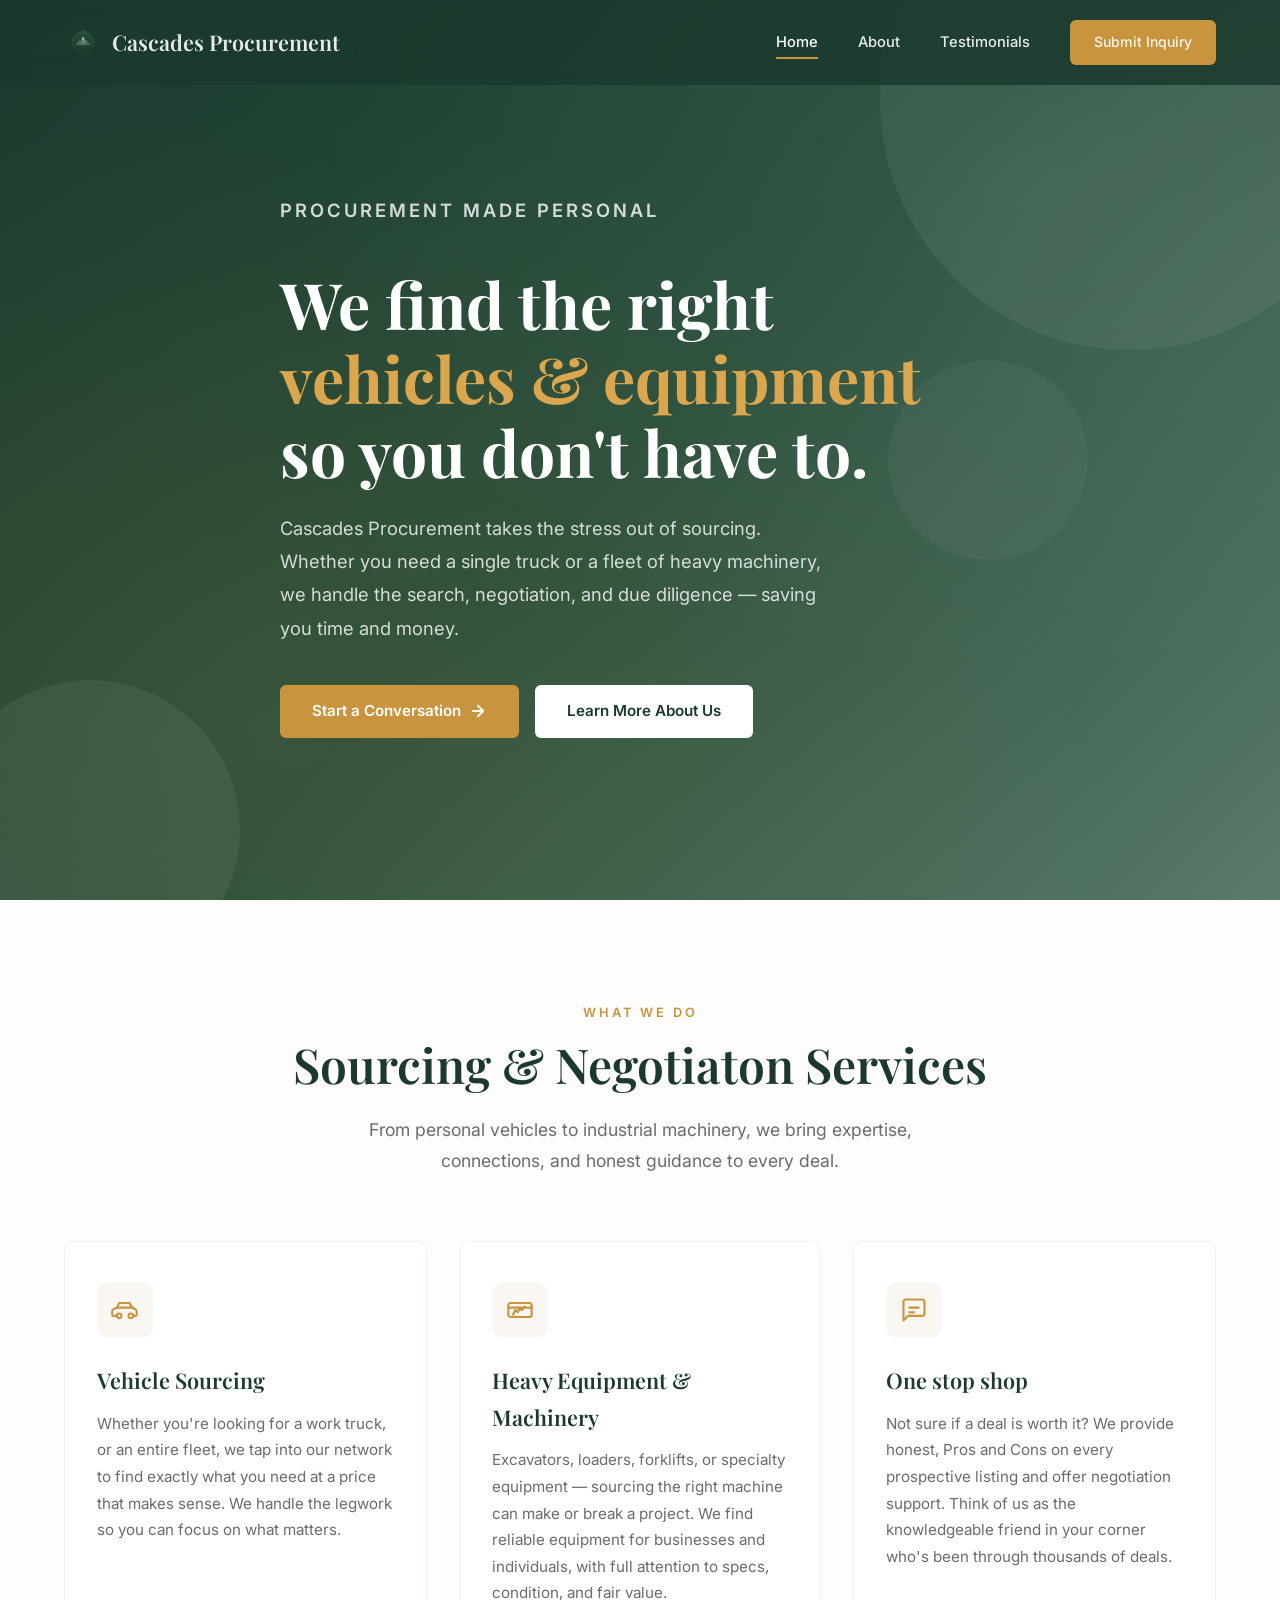
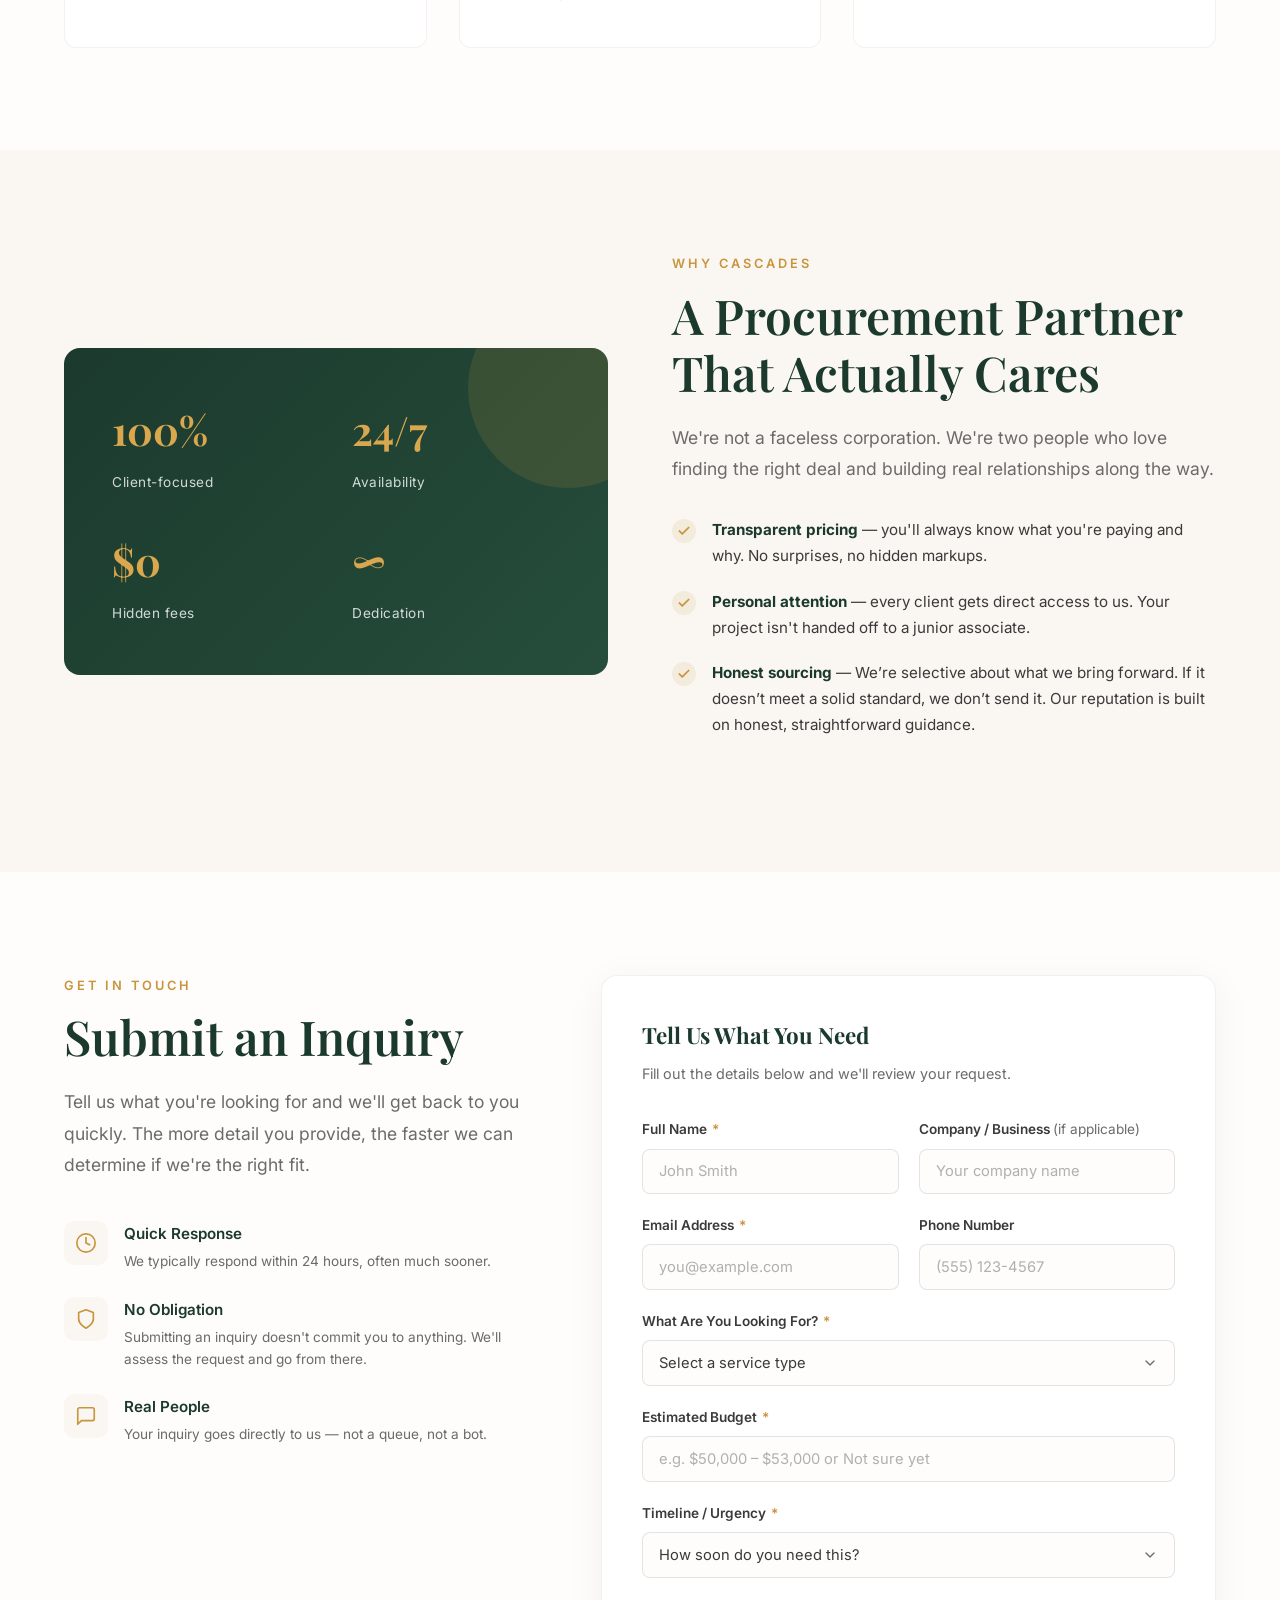
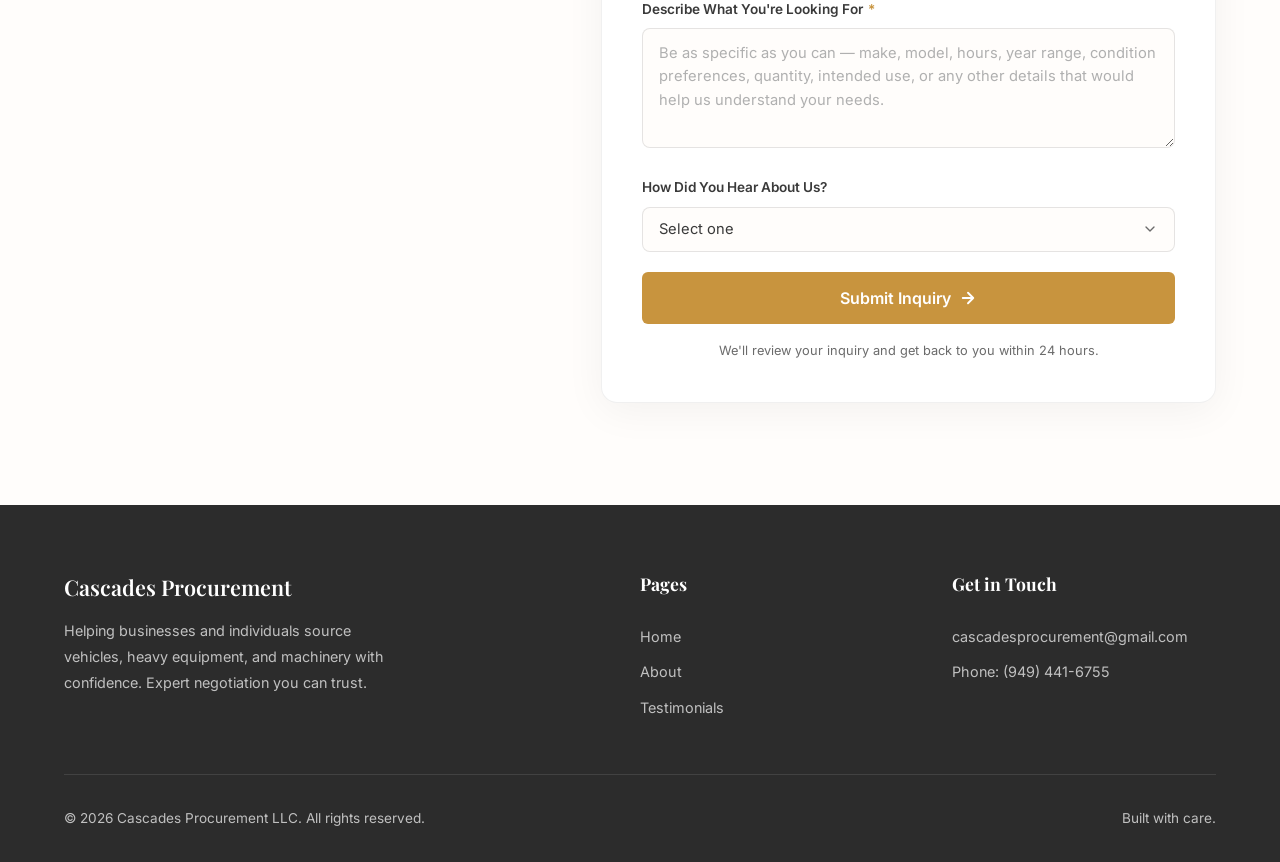
<file: index.html>
<!DOCTYPE html>
<html lang="en">
<head>
  <meta charset="UTF-8">
  <meta name="viewport" content="width=device-width, initial-scale=1.0">
  <title>Cascades Procurement — Vehicle &amp; Equipment Sourcing</title>
  <meta name="description" content="Cascades Procurement helps businesses and individuals source vehicles, heavy equipment, and machinery at the best value. Expert negotiation services.">
  <link rel="stylesheet" href="styles.css">
  <link rel="icon" type="image/svg+xml" href="logo-icon.svg">
</head>
<body>

  <!-- ========== NAVIGATION ========== -->
  <nav class="navbar" id="navbar">
    <div class="container nav-inner">
      <a href="index.html" class="nav-logo">
        <img class="nav-logo-icon" src="logo-icon.svg" alt="Cascades Procurement logo">
        <span class="nav-logo-text">Cascades Procurement</span>
      </a>
      <div class="nav-links" id="navLinks">
        <a href="index.html" class="active">Home</a>
        <a href="about.html">About</a>
        <a href="testimonials.html">Testimonials</a>
        <a href="#contact" class="btn btn-primary nav-cta">Submit Inquiry</a>
      </div>
      <button class="nav-toggle" id="navToggle" aria-label="Toggle navigation">
        <span></span><span></span><span></span>
      </button>
    </div>
  </nav>

  <!-- ========== HERO ========== -->
  <section class="hero">
    <div class="hero-shape hero-shape-1"></div>
    <div class="hero-shape hero-shape-2"></div>
    <div class="hero-shape hero-shape-3"></div>
    <div class="container hero-content">
      <p class="hero-label fade-up">Procurement Made Personal</p>
      <h1 class="fade-up">We find the right <em>vehicles &amp; equipment</em> so you don't have to.</h1>
      <p class="fade-up">Cascades Procurement takes the stress out of sourcing. Whether you need a single truck or a fleet of heavy machinery, we handle the search, negotiation, and due&nbsp;diligence&nbsp;&mdash;&nbsp;saving you time and money.</p>
      <div class="hero-buttons fade-up">
        <a href="#contact" class="btn btn-primary">
          Start a Conversation
          <svg width="18" height="18" viewBox="0 0 24 24" fill="none" stroke="currentColor" stroke-width="2.5" stroke-linecap="round" stroke-linejoin="round"><path d="M5 12h14M12 5l7 7-7 7"/></svg>
        </a>
        <a href="about.html" class="btn btn-white">Learn More About Us</a>
      </div>
    </div>
  </section>

  <!-- ========== SERVICES ========== -->
  <section class="services" id="services">
    <div class="container">
      <div class="services-header">
        <p class="section-label fade-up">What We Do</p>
        <h2 class="section-heading fade-up">Sourcing &amp; Negotiaton Services</h2>
        <p class="section-sub fade-up">From personal vehicles to industrial machinery, we bring expertise, connections, and honest guidance to every deal.</p>
      </div>
      <div class="services-grid stagger">

        <!-- Card 1 -->
        <div class="service-card fade-up">
          <div class="service-icon">
            <svg viewBox="0 0 24 24" fill="none" stroke="currentColor" stroke-width="1.8" stroke-linecap="round" stroke-linejoin="round">
              <path d="M19 17h2c.6 0 1-.4 1-1v-3c0-.9-.7-1.7-1.5-1.9L18 10l-2-4H7L5 10l-2.5 1.1C1.7 11.3 1 12.1 1 13v3c0 .6.4 1 1 1h2"/>
              <circle cx="7" cy="17" r="2"/><circle cx="17" cy="17" r="2"/>
              <path d="M5 10h14"/>
            </svg>
          </div>
          <h3>Vehicle Sourcing</h3>
          <p>Whether you're looking for a work truck, or an entire fleet, we tap into our network to find exactly what you need at a price that makes sense. We handle the legwork so you can focus on what matters.</p>
        </div>

        <!-- Card 2 -->
        <div class="service-card fade-up">
          <div class="service-icon">
            <svg viewBox="0 0 24 24" fill="none" stroke="currentColor" stroke-width="1.8" stroke-linecap="round" stroke-linejoin="round">
              <rect x="2" y="6" width="20" height="12" rx="2"/>
              <path d="M12 12h.01"/>
              <path d="M2 10h20"/>
              <path d="M6 16l2-4 2 2 2-4 2 2 2-3"/>
            </svg>
          </div>
          <h3>Heavy Equipment &amp; Machinery</h3>
          <p>Excavators, loaders, forklifts, or specialty equipment &mdash; sourcing the right machine can make or break a project. We find reliable equipment for businesses and individuals, with full attention to specs, condition, and fair value.</p>
        </div>

        <!-- Card 3 -->
        <div class="service-card fade-up">
          <div class="service-icon">
            <svg viewBox="0 0 24 24" fill="none" stroke="currentColor" stroke-width="1.8" stroke-linecap="round" stroke-linejoin="round">
              <path d="M21 15a2 2 0 01-2 2H7l-4 4V5a2 2 0 012-2h14a2 2 0 012 2z"/>
              <path d="M8 10h8M8 14h4"/>
            </svg>
          </div>
          <h3>One stop shop</h3>
          <p>Not sure if a deal is worth it? We provide honest, Pros and Cons on every prospective listing and offer negotiation support. Think of us as the knowledgeable friend in your corner who's been through thousands of deals.</p>
        </div>

      </div>
    </div>
  </section>

  <!-- ========== WHY US ========== -->
  <section class="value">
    <div class="container value-grid">
      <div class="value-visual fade-up">
        <div class="value-visual-box">
          <div class="stat-grid">
            <div class="stat">
              <h4>100%</h4>
              <span>Client-focused</span>
            </div>
            <div class="stat">
              <h4>24/7</h4>
              <span>Availability</span>
            </div>
            <div class="stat">
              <h4>$0</h4>
              <span>Hidden fees</span>
            </div>
            <div class="stat">
              <h4>&infin;</h4>
              <span>Dedication</span>
            </div>
          </div>
        </div>
      </div>
      <div class="value-content fade-up">
        <p class="section-label">Why Cascades</p>
        <h2 class="section-heading">A Procurement Partner That Actually Cares</h2>
        <p class="section-sub">We're not a faceless corporation. We're two people who love finding the right deal and building real relationships along the way.</p>
        <div class="value-list">
          <div class="value-item">
            <div class="value-check">
              <svg viewBox="0 0 24 24" fill="none" stroke="currentColor" stroke-width="3" stroke-linecap="round" stroke-linejoin="round"><polyline points="20 6 9 17 4 12"/></svg>
            </div>
            <p><strong>Transparent pricing</strong> &mdash; you'll always know what you're paying and why. No surprises, no hidden markups.</p>
          </div>
          <div class="value-item">
            <div class="value-check">
              <svg viewBox="0 0 24 24" fill="none" stroke="currentColor" stroke-width="3" stroke-linecap="round" stroke-linejoin="round"><polyline points="20 6 9 17 4 12"/></svg>
            </div>
            <p><strong>Personal attention</strong> &mdash; every client gets direct access to us. Your project isn't handed off to a junior associate.</p>
          </div>
          <div class="value-item">
            <div class="value-check">
              <svg viewBox="0 0 24 24" fill="none" stroke="currentColor" stroke-width="3" stroke-linecap="round" stroke-linejoin="round"><polyline points="20 6 9 17 4 12"/></svg>
            </div>
            <p><strong>Honest sourcing</strong> &mdash; We’re selective about what we bring forward. If it doesn’t meet a solid standard, we don’t send it. Our reputation is built on honest, straightforward guidance.</p>
          </div>
        </div>
      </div>
    </div>
  </section>

  <!-- ========== INQUIRY FORM ========== -->
  <section class="inquiry" id="contact">
    <div class="container">
      <div class="inquiry-wrapper">

        <!-- Left: Info -->
        <div class="inquiry-info fade-up">
          <p class="section-label">Get in Touch</p>
          <h2 class="section-heading">Submit an Inquiry</h2>
          <p class="section-sub">Tell us what you're looking for and we'll get back to you quickly. The more detail you provide, the faster we can determine if we're the right fit.</p>
          <div class="inquiry-perks">
            <div class="inquiry-perk">
              <div class="inquiry-perk-icon">
                <svg viewBox="0 0 24 24" fill="none" stroke="currentColor" stroke-width="1.8" stroke-linecap="round" stroke-linejoin="round"><circle cx="12" cy="12" r="10"/><polyline points="12 6 12 12 16 14"/></svg>
              </div>
              <div>
                <h4>Quick Response</h4>
                <p>We typically respond within 24 hours, often much sooner.</p>
              </div>
            </div>
            <div class="inquiry-perk">
              <div class="inquiry-perk-icon">
                <svg viewBox="0 0 24 24" fill="none" stroke="currentColor" stroke-width="1.8" stroke-linecap="round" stroke-linejoin="round"><path d="M12 22s8-4 8-10V5l-8-3-8 3v7c0 6 8 10 8 10z"/></svg>
              </div>
              <div>
                <h4>No Obligation</h4>
                <p>Submitting an inquiry doesn't commit you to anything. We'll assess the request and go from there.</p>
              </div>
            </div>
            <div class="inquiry-perk">
              <div class="inquiry-perk-icon">
                <svg viewBox="0 0 24 24" fill="none" stroke="currentColor" stroke-width="1.8" stroke-linecap="round" stroke-linejoin="round"><path d="M21 15a2 2 0 01-2 2H7l-4 4V5a2 2 0 012-2h14a2 2 0 012 2z"/></svg>
              </div>
              <div>
                <h4>Real People</h4>
                <p>Your inquiry goes directly to us — not a queue, not a bot.</p>
              </div>
            </div>
          </div>
        </div>

        <!-- Right: Form -->
        <div class="inquiry-form-card fade-up">
          <h3>Tell Us What You Need</h3>
          <p>Fill out the details below and we'll review your request.</p>

          <form id="inquiryForm" action="https://formspree.io/f/xgopvnvy" method="POST">

            <div class="form-row">
              <div class="form-group">
                <label for="name">Full Name <span class="required">*</span></label>
                <input type="text" id="name" name="name" placeholder="John Smith" required>
              </div>
              <div class="form-group">
                <label for="company">Company / Business <span style="font-weight:400;color:var(--text-light);">(if applicable)</span></label>
                <input type="text" id="company" name="company" placeholder="Your company name">
              </div>
            </div>

            <div class="form-row">
              <div class="form-group">
                <label for="email">Email Address <span class="required">*</span></label>
                <input type="email" id="email" name="email" placeholder="you@example.com" required>
              </div>
              <div class="form-group">
                <label for="phone">Phone Number</label>
                <input type="tel" id="phone" name="phone" placeholder="(555) 123-4567">
              </div>
            </div>

            <div class="form-group">
              <label for="service">What Are You Looking For? <span class="required">*</span></label>
              <select id="service" name="service" required>
                <option value="" disabled selected>Select a service type</option>
                <option value="Vehicle Sourcing — Business">Vehicle Sourcing</option>
                <option value="Heavy Equipment — Personal">Heavy Equipment / Machinery</option>
                <option value="Other">Other</option>
              </select>
            </div>

            <div class="form-group">
              <label for="budget">Estimated Budget <span class="required">*</span></label>
              <input type="text" id="budget" name="budget" placeholder="e.g. $50,000 – $53,000 or Not sure yet" required>
            </div>

            <div class="form-group">
              <label for="timeline">Timeline / Urgency <span class="required">*</span></label>
              <select id="timeline" name="timeline" required>
                <option value="" disabled selected>How soon do you need this?</option>
                <option value="ASAP">As soon as possible</option>
                <option value="Within 2 weeks">Within 2 weeks</option>
                <option value="Within 1 month">Within 1 month</option>
                <option value="Within 3 months">Within 1–3 months</option>
                <option value="No rush">No rush — just exploring</option>
              </select>
            </div>

            <div class="form-group">
              <label for="details">Describe What You're Looking For <span class="required">*</span></label>
              <textarea id="details" name="details" placeholder="Be as specific as you can — make, model, hours, year range, condition preferences, quantity, intended use, or any other details that would help us understand your needs." required></textarea>
            </div>

            <div class="form-group">
              <label for="how_found">How Did You Hear About Us?</label>
              <select id="how_found" name="how_found">
                <option value="" disabled selected>Select one</option>
                <option value="Google Search">Google Search</option>
                <option value="Social Media">Social Media</option>
                <option value="Referral">Referral / Word of Mouth</option>
                <option value="Other">Other</option>
              </select>
            </div>

            <div class="form-submit">
              <button type="submit" class="btn btn-primary">
                Submit Inquiry
                <svg width="18" height="18" viewBox="0 0 24 24" fill="none" stroke="currentColor" stroke-width="2.5" stroke-linecap="round" stroke-linejoin="round"><path d="M5 12h14M12 5l7 7-7 7"/></svg>
              </button>
            </div>
            <p class="form-note">We'll review your inquiry and get back to you within 24 hours.</p>
          </form>

          <!-- Success message (shown after submit) -->
          <div class="form-success" id="formSuccess">
            <div class="form-success-icon">
              <svg viewBox="0 0 24 24" fill="none" stroke="currentColor" stroke-width="2" stroke-linecap="round" stroke-linejoin="round"><polyline points="20 6 9 17 4 12"/></svg>
            </div>
            <h3>Inquiry Received!</h3>
            <p>Thank you for reaching out. We'll review the details and get back to you as soon as possible — usually within 24 hours.</p>
          </div>

        </div>
      </div>
    </div>
  </section>

  <!-- ========== FOOTER ========== -->
  <footer class="footer">
    <div class="container">
      <div class="footer-grid">
        <div class="footer-brand">
          <span class="nav-logo-text">Cascades Procurement</span>
          <p>Helping businesses and individuals source vehicles, heavy equipment, and machinery with confidence. Expert negotiation you can trust.</p>
        </div>
        <div>
          <h4>Pages</h4>
          <div class="footer-links">
            <a href="index.html">Home</a>
            <a href="about.html">About</a>
            <a href="testimonials.html">Testimonials</a>
          </div>
        </div>
        <div>
          <h4>Get in Touch</h4>
          <div class="footer-links">
            <a href="mailto:cascadesprocurement@gmail.com">cascadesprocurement@gmail.com</a>
            <a href="tel:+10000000000">Phone: (949) 441-6755</a>
          </div>
        </div>
      </div>
      <div class="footer-bottom">
        <span>&copy; 2026 Cascades Procurement LLC. All rights reserved.</span>
        <span>Built with care.</span>
      </div>
    </div>
  </footer>

  <script src="script.js"></script>
</body>
</html>
</file>
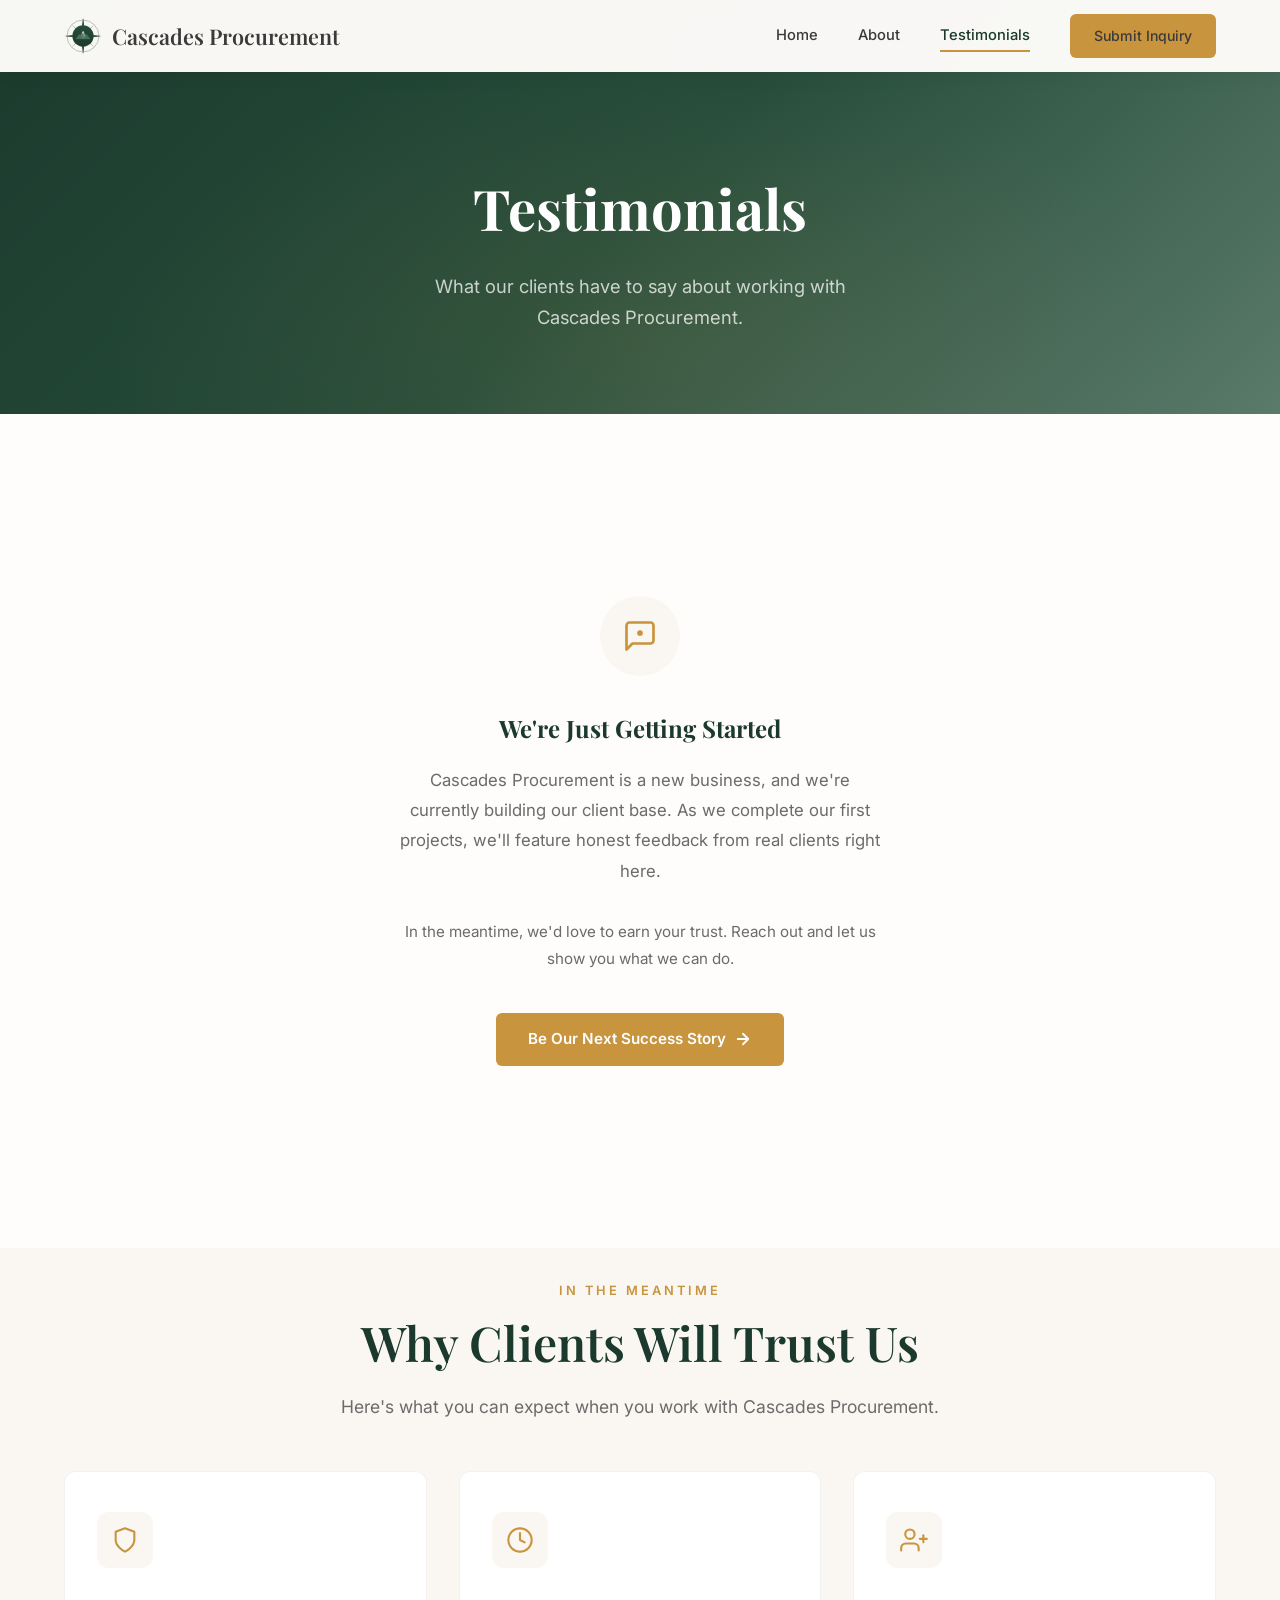
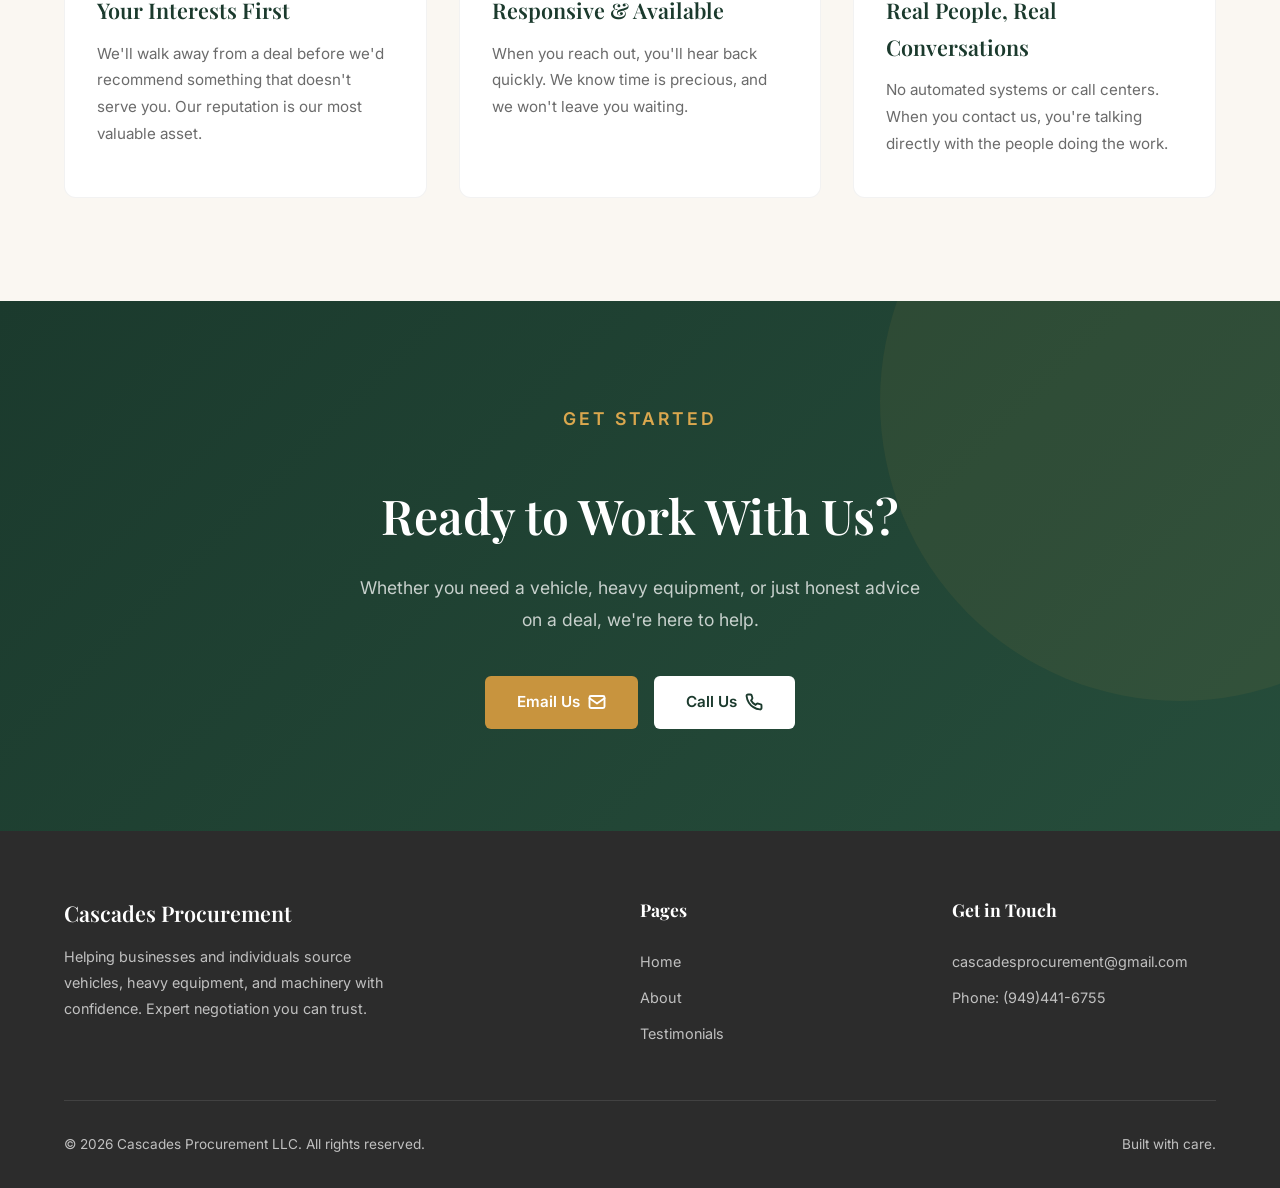
<file: testimonials.html>
<!DOCTYPE html>
<html lang="en">
<head>
  <meta charset="UTF-8">
  <meta name="viewport" content="width=device-width, initial-scale=1.0">
  <title>Testimonials — Cascades Procurement</title>
  <meta name="description" content="Hear from clients who have worked with Cascades Procurement for vehicle sourcing, equipment procurement, and consulting services.">
  <link rel="stylesheet" href="styles.css">
  <link rel="icon" type="image/svg+xml" href="logo-icon.svg">
</head>
<body>

  <!-- ========== NAVIGATION ========== -->
  <nav class="navbar scrolled" id="navbar">
    <div class="container nav-inner">
      <a href="index.html" class="nav-logo">
        <img class="nav-logo-icon" src="logo-icon.svg" alt="Cascades Procurement logo">
        <span class="nav-logo-text">Cascades Procurement</span>
      </a>
      <div class="nav-links" id="navLinks">
        <a href="index.html">Home</a>
        <a href="about.html">About</a>
        <a href="testimonials.html" class="active">Testimonials</a>
        <a href="index.html#contact" class="btn btn-primary nav-cta">Submit Inquiry</a>
      </div>
      <button class="nav-toggle" id="navToggle" aria-label="Toggle navigation">
        <span></span><span></span><span></span>
      </button>
    </div>
  </nav>

  <!-- ========== PAGE HERO ========== -->
  <section class="page-hero">
    <h1 class="fade-up">Testimonials</h1>
    <p class="fade-up">What our clients have to say about working with Cascades&nbsp;Procurement.</p>
  </section>

  <!-- ========== TESTIMONIALS ========== -->
  <section class="testimonials-section">
    <div class="container">
      <div class="testimonials-coming fade-up">
        <div class="testimonials-coming-icon">
          <svg viewBox="0 0 24 24" fill="none" stroke="currentColor" stroke-width="1.8" stroke-linecap="round" stroke-linejoin="round">
            <path d="M21 15a2 2 0 01-2 2H7l-4 4V5a2 2 0 012-2h14a2 2 0 012 2z"/>
            <circle cx="12" cy="10" r="0" fill="currentColor"><animate attributeName="r" values="0;2;0" dur="2s" repeatCount="indefinite"/></circle>
          </svg>
        </div>
        <h3>We're Just Getting Started</h3>
        <p>Cascades Procurement is a new business, and we're currently building our client base. As we complete our first projects, we'll feature honest feedback from real clients right here.</p>
        <p style="color: var(--text-light); font-size: .95rem; margin-bottom: 2.5rem;">In the meantime, we'd love to earn your trust. Reach out and let us show you what we can do.</p>
        <a href="index.html#contact" class="btn btn-primary">
          Be Our Next Success Story
          <svg width="18" height="18" viewBox="0 0 24 24" fill="none" stroke="currentColor" stroke-width="2.5" stroke-linecap="round" stroke-linejoin="round"><path d="M5 12h14M12 5l7 7-7 7"/></svg>
        </a>
      </div>
    </div>
  </section>

  <!-- ========== TRUST SECTION ========== -->
  <section class="value" style="padding-top: 2rem;">
    <div class="container">
      <div class="services-header" style="margin-bottom: 3rem;">
        <p class="section-label fade-up">In the Meantime</p>
        <h2 class="section-heading fade-up">Why Clients Will Trust Us</h2>
        <p class="section-sub fade-up">Here's what you can expect when you work with Cascades Procurement.</p>
      </div>
      <div class="services-grid stagger">
        <div class="service-card fade-up">
          <div class="service-icon">
            <svg viewBox="0 0 24 24" fill="none" stroke="currentColor" stroke-width="1.8" stroke-linecap="round" stroke-linejoin="round">
              <path d="M12 22s8-4 8-10V5l-8-3-8 3v7c0 6 8 10 8 10z"/>
            </svg>
          </div>
          <h3>Your Interests First</h3>
          <p>We'll walk away from a deal before we'd recommend something that doesn't serve you. Our reputation is our most valuable asset.</p>
        </div>
        <div class="service-card fade-up">
          <div class="service-icon">
            <svg viewBox="0 0 24 24" fill="none" stroke="currentColor" stroke-width="1.8" stroke-linecap="round" stroke-linejoin="round">
              <circle cx="12" cy="12" r="10"/><polyline points="12 6 12 12 16 14"/>
            </svg>
          </div>
          <h3>Responsive &amp; Available</h3>
          <p>When you reach out, you'll hear back quickly. We know time is precious, and we won't leave you waiting.</p>
        </div>
        <div class="service-card fade-up">
          <div class="service-icon">
            <svg viewBox="0 0 24 24" fill="none" stroke="currentColor" stroke-width="1.8" stroke-linecap="round" stroke-linejoin="round">
              <path d="M16 21v-2a4 4 0 00-4-4H5a4 4 0 00-4 4v2"/><circle cx="8.5" cy="7" r="4"/><line x1="20" y1="8" x2="20" y2="14"/><line x1="23" y1="11" x2="17" y2="11"/>
            </svg>
          </div>
          <h3>Real People, Real Conversations</h3>
          <p>No automated systems or call centers. When you contact us, you're talking directly with the people doing the work.</p>
        </div>
      </div>
    </div>
  </section>

  <!-- ========== CTA ========== -->
  <section class="cta-banner">
    <div class="container">
      <p class="section-label fade-up">Get Started</p>
      <h2 class="fade-up">Ready to Work With Us?</h2>
      <p class="fade-up">Whether you need a vehicle, heavy equipment, or just honest advice on a deal, we're here&nbsp;to&nbsp;help.</p>
      <div class="cta-buttons fade-up">
        <a href="mailto:contact@cascadesprocurement.com" class="btn btn-primary">
          Email Us
          <svg width="18" height="18" viewBox="0 0 24 24" fill="none" stroke="currentColor" stroke-width="2.5" stroke-linecap="round" stroke-linejoin="round"><rect x="2" y="4" width="20" height="16" rx="2"/><path d="M22 7l-10 7L2 7"/></svg>
        </a>
        <a href="tel:+10000000000" class="btn btn-white">
          Call Us
          <svg width="18" height="18" viewBox="0 0 24 24" fill="none" stroke="currentColor" stroke-width="2.5" stroke-linecap="round" stroke-linejoin="round"><path d="M22 16.92v3a2 2 0 01-2.18 2 19.79 19.79 0 01-8.63-3.07 19.5 19.5 0 01-6-6 19.79 19.79 0 01-3.07-8.67A2 2 0 014.11 2h3a2 2 0 012 1.72c.13.81.36 1.6.68 2.34a2 2 0 01-.45 2.11L8.09 9.91a16 16 0 006 6l1.27-1.27a2 2 0 012.11-.45c.74.32 1.53.55 2.34.68A2 2 0 0122 16.92z"/></svg>
        </a>
      </div>
    </div>
  </section>

  <!-- ========== FOOTER ========== -->
  <footer class="footer">
    <div class="container">
      <div class="footer-grid">
        <div class="footer-brand">
          <span class="nav-logo-text">Cascades Procurement</span>
          <p>Helping businesses and individuals source vehicles, heavy equipment, and machinery with confidence. Expert negotiation you can trust.</p>
        </div>
        <div>
          <h4>Pages</h4>
          <div class="footer-links">
            <a href="index.html">Home</a>
            <a href="about.html">About</a>
            <a href="testimonials.html">Testimonials</a>
          </div>
        </div>
        <div>
          <h4>Get in Touch</h4>
          <div class="footer-links">
            <a href="mailto:cascadesprocurement@gmail.com">cascadesprocurement@gmail.com</a>
            <a href="tel:+10000000000">Phone: (949)441-6755</a>
          </div>
        </div>
      </div>
      <div class="footer-bottom">
        <span>&copy; 2026 Cascades Procurement LLC. All rights reserved.</span>
        <span>Built with care.</span>
      </div>
    </div>
  </footer>

  <script src="script.js"></script>
</body>
</html>
</file>
<file: styles.css>
/* ============================================
   Cascades Procurement — Global Styles
   Warm, approachable, professional
   ============================================ */

/* ---------- Fonts ---------- */
@import url('https://fonts.googleapis.com/css2?family=Inter:wght@300;400;500;600;700&family=Playfair+Display:wght@500;600;700&display=swap');

/* ---------- Custom Properties ---------- */
:root {
  /* Core palette */
  --forest:       #1b3a2d;
  --forest-light: #264d3b;
  --sage:         #5a7a6a;
  --amber:        #c8943e;
  --amber-light:  #daa74e;
  --cream:        #faf7f2;
  --warm-white:   #fffdfb;
  --warm-gray:    #f2efe9;
  --charcoal:     #2c2c2c;
  --text:         #3a3a3a;
  --text-light:   #6b6b6b;

  /* Typography */
  --font-body:    'Inter', system-ui, -apple-system, sans-serif;
  --font-display: 'Playfair Display', Georgia, serif;

  /* Spacing */
  --section-pad: clamp(4rem, 8vw, 7rem);

  /* Transitions */
  --ease: cubic-bezier(.4, 0, .2, 1);
}

/* ---------- Reset & Base ---------- */
*, *::before, *::after { box-sizing: border-box; margin: 0; padding: 0; }

html {
  scroll-behavior: smooth;
  -webkit-font-smoothing: antialiased;
}

body {
  font-family: var(--font-body);
  color: var(--text);
  background: var(--warm-white);
  line-height: 1.7;
  overflow-x: hidden;
}

img { max-width: 100%; display: block; }
a   { text-decoration: none; color: inherit; }
ul  { list-style: none; }

/* ---------- Utility ---------- */
.container {
  width: min(1200px, 90%);
  margin-inline: auto;
}

.section-label {
  font-family: var(--font-body);
  font-size: .8rem;
  font-weight: 600;
  letter-spacing: 3px;
  text-transform: uppercase;
  color: var(--amber);
  margin-bottom: .75rem;
}

.section-heading {
  font-family: var(--font-display);
  font-size: clamp(2rem, 4vw, 3rem);
  font-weight: 600;
  color: var(--forest);
  line-height: 1.2;
  margin-bottom: 1.25rem;
}

.section-sub {
  font-size: 1.1rem;
  color: var(--text-light);
  max-width: 600px;
  line-height: 1.8;
}

/* ---------- Buttons ---------- */
.btn {
  display: inline-flex;
  align-items: center;
  gap: .5rem;
  padding: .85rem 2rem;
  border-radius: 6px;
  font-family: var(--font-body);
  font-weight: 600;
  font-size: .95rem;
  cursor: pointer;
  border: none;
  transition: all .3s var(--ease);
}

.btn-primary {
  background: var(--amber);
  color: #fff;
}
.btn-primary:hover {
  background: var(--amber-light);
  transform: translateY(-2px);
  box-shadow: 0 8px 24px rgba(200, 148, 62, .3);
}

.btn-outline {
  background: transparent;
  color: var(--forest);
  border: 2px solid var(--forest);
}
.btn-outline:hover {
  background: var(--forest);
  color: #fff;
  transform: translateY(-2px);
}

.btn-white {
  background: #fff;
  color: var(--forest);
}
.btn-white:hover {
  transform: translateY(-2px);
  box-shadow: 0 8px 24px rgba(0,0,0,.12);
}

/* ---------- Navigation ---------- */
.navbar {
  position: fixed;
  top: 0; left: 0; right: 0;
  z-index: 1000;
  padding: 1.25rem 0;
  background: rgba(27, 58, 45, .85);
  backdrop-filter: blur(12px);
  transition: all .4s var(--ease);
}

/* Nav text is white on dark hero background */
.navbar .nav-logo-text,
.navbar .nav-links a {
  color: rgba(255,255,255,.9);
}

.navbar .nav-links a:hover,
.navbar .nav-links a.active {
  color: #fff;
}

.navbar .nav-toggle span {
  background: #fff;
}

.navbar.scrolled {
  background: rgba(255, 253, 251, .97);
  backdrop-filter: blur(12px);
  box-shadow: 0 1px 20px rgba(0,0,0,.06);
  padding: .85rem 0;
}

/* Revert text to dark on scrolled / inner pages */
.navbar.scrolled .nav-logo-text,
.navbar.scrolled .nav-links a {
  color: var(--text);
}

.navbar.scrolled .nav-links a:hover,
.navbar.scrolled .nav-links a.active {
  color: var(--forest);
}

.navbar.scrolled .nav-toggle span {
  background: var(--forest);
}

/* scrolled state handled by default img rendering */

.nav-inner {
  display: flex;
  align-items: center;
  justify-content: space-between;
}

.nav-logo {
  display: flex;
  align-items: center;
  gap: .65rem;
}

.nav-logo-icon {
  width: 38px;
  height: 38px;
}

.nav-logo-text {
  font-family: var(--font-display);
  font-size: 1.35rem;
  font-weight: 600;
  color: var(--forest);
}

.nav-links {
  display: flex;
  align-items: center;
  gap: 2.5rem;
}

.nav-links a {
  font-size: .92rem;
  font-weight: 500;
  color: var(--text);
  position: relative;
  transition: color .3s var(--ease);
}

.nav-links a::after {
  content: '';
  position: absolute;
  bottom: -4px; left: 0;
  width: 0; height: 2px;
  background: var(--amber);
  transition: width .3s var(--ease);
}

.nav-links a:hover,
.nav-links a.active {
  color: var(--forest);
}

.nav-links a:hover::after,
.nav-links a.active::after {
  width: 100%;
}

.nav-cta {
  padding: .65rem 1.5rem !important;
  font-size: .88rem !important;
}

/* Mobile menu toggle */
.nav-toggle {
  display: none;
  flex-direction: column;
  gap: 5px;
  cursor: pointer;
  background: none;
  border: none;
  padding: 4px;
}
.nav-toggle span {
  display: block;
  width: 24px;
  height: 2px;
  background: var(--forest);
  border-radius: 2px;
  transition: all .3s var(--ease);
}

/* ---------- Hero ---------- */
.hero {
  position: relative;
  min-height: 100vh;
  display: flex;
  align-items: center;
  background: linear-gradient(135deg, var(--forest) 0%, var(--forest-light) 50%, var(--sage) 100%);
  overflow: hidden;
}

.hero::before {
  content: '';
  position: absolute;
  inset: 0;
  background:
    radial-gradient(ellipse at 20% 80%, rgba(200, 148, 62, .12) 0%, transparent 60%),
    radial-gradient(ellipse at 80% 20%, rgba(255,255,255,.06) 0%, transparent 50%);
}

.hero-content {
  position: relative;
  z-index: 2;
  max-width: 720px;
  padding: 8rem 0 6rem;
}

.hero-label {
  font-size: .8rem;
  font-weight: 600;
  letter-spacing: 3px;
  text-transform: uppercase;
  color: var(--amber);
  margin-bottom: 1.5rem;
}

.hero h1 {
  font-family: var(--font-display);
  font-size: clamp(2.5rem, 5.5vw, 4rem);
  font-weight: 700;
  color: #fff;
  line-height: 1.15;
  margin-bottom: 1.5rem;
}

.hero h1 em {
  font-style: normal;
  color: var(--amber-light);
}

.hero p {
  font-size: 1.15rem;
  color: rgba(255,255,255,.8);
  line-height: 1.8;
  max-width: 560px;
  margin-bottom: 2.5rem;
}

.hero-buttons {
  display: flex;
  flex-wrap: wrap;
  gap: 1rem;
}

/* Floating shapes */
.hero-shape {
  position: absolute;
  border-radius: 50%;
  opacity: .06;
  background: #fff;
}
.hero-shape-1 { width: 500px; height: 500px; top: -150px; right: -100px; }
.hero-shape-2 { width: 300px; height: 300px; bottom: -80px; left: -60px; }
.hero-shape-3 { width: 200px; height: 200px; top: 40%; right: 15%; opacity: .04; }

/* ---------- Services ---------- */
.services {
  padding: var(--section-pad) 0;
  background: var(--warm-white);
}

.services-header {
  text-align: center;
  margin-bottom: 4rem;
}

.services-header .section-sub {
  margin-inline: auto;
}

.services-grid {
  display: grid;
  grid-template-columns: repeat(auto-fit, minmax(320px, 1fr));
  gap: 2rem;
}

.service-card {
  background: #fff;
  border-radius: 12px;
  padding: 2.5rem 2rem;
  border: 1px solid rgba(0,0,0,.05);
  transition: all .4s var(--ease);
  position: relative;
  overflow: hidden;
}

.service-card::before {
  content: '';
  position: absolute;
  top: 0; left: 0; right: 0;
  height: 3px;
  background: linear-gradient(90deg, var(--amber), var(--amber-light));
  transform: scaleX(0);
  transform-origin: left;
  transition: transform .4s var(--ease);
}

.service-card:hover {
  transform: translateY(-4px);
  box-shadow: 0 16px 48px rgba(0,0,0,.08);
}

.service-card:hover::before {
  transform: scaleX(1);
}

.service-icon {
  width: 56px;
  height: 56px;
  border-radius: 12px;
  background: var(--cream);
  display: flex;
  align-items: center;
  justify-content: center;
  margin-bottom: 1.5rem;
}

.service-icon svg {
  width: 28px;
  height: 28px;
  color: var(--amber);
}

.service-card h3 {
  font-family: var(--font-display);
  font-size: 1.35rem;
  font-weight: 600;
  color: var(--forest);
  margin-bottom: .75rem;
}

.service-card p {
  color: var(--text-light);
  font-size: .95rem;
  line-height: 1.75;
}

/* ---------- Why Us / Value ---------- */
.value {
  padding: var(--section-pad) 0;
  background: var(--cream);
}

.value-grid {
  display: grid;
  grid-template-columns: 1fr 1fr;
  gap: 4rem;
  align-items: center;
}

.value-visual {
  position: relative;
}

.value-visual-box {
  background: linear-gradient(135deg, var(--forest), var(--forest-light));
  border-radius: 16px;
  padding: 3rem;
  color: #fff;
  position: relative;
  overflow: hidden;
}

.value-visual-box::after {
  content: '';
  position: absolute;
  width: 200px; height: 200px;
  border-radius: 50%;
  background: rgba(200,148,62,.15);
  top: -60px; right: -60px;
}

.stat-grid {
  display: grid;
  grid-template-columns: 1fr 1fr;
  gap: 2rem;
  position: relative;
  z-index: 1;
}

.stat h4 {
  font-family: var(--font-display);
  font-size: 2.5rem;
  font-weight: 700;
  color: var(--amber-light);
  margin-bottom: .25rem;
}

.stat span {
  font-size: .85rem;
  opacity: .8;
  letter-spacing: .5px;
}

.value-content .section-sub {
  margin-bottom: 2rem;
}

.value-list {
  display: flex;
  flex-direction: column;
  gap: 1.25rem;
  margin-bottom: 2rem;
}

.value-item {
  display: flex;
  align-items: flex-start;
  gap: 1rem;
}

.value-check {
  width: 24px;
  height: 24px;
  border-radius: 50%;
  background: rgba(200, 148, 62, .12);
  display: flex;
  align-items: center;
  justify-content: center;
  flex-shrink: 0;
  margin-top: 2px;
}

.value-check svg {
  width: 14px;
  height: 14px;
  color: var(--amber);
}

.value-item p {
  font-size: .95rem;
  color: var(--text);
  line-height: 1.7;
}

.value-item strong {
  color: var(--forest);
}

/* ---------- Inquiry Form ---------- */
.inquiry {
  padding: var(--section-pad) 0;
  background: var(--warm-white);
}

.inquiry-wrapper {
  display: grid;
  grid-template-columns: 1fr 1.3fr;
  gap: 4rem;
  align-items: start;
}

.inquiry-info {
  position: sticky;
  top: 7rem;
}

.inquiry-info .section-sub {
  margin-bottom: 2.5rem;
}

.inquiry-perks {
  display: flex;
  flex-direction: column;
  gap: 1.5rem;
}

.inquiry-perk {
  display: flex;
  align-items: flex-start;
  gap: 1rem;
}

.inquiry-perk-icon {
  width: 44px;
  height: 44px;
  border-radius: 10px;
  background: var(--cream);
  display: flex;
  align-items: center;
  justify-content: center;
  flex-shrink: 0;
}

.inquiry-perk-icon svg {
  width: 22px;
  height: 22px;
  color: var(--amber);
}

.inquiry-perk h4 {
  font-size: .95rem;
  font-weight: 600;
  color: var(--forest);
  margin-bottom: .2rem;
}

.inquiry-perk p {
  font-size: .85rem;
  color: var(--text-light);
  line-height: 1.65;
}

.inquiry-form-card {
  background: #fff;
  border-radius: 16px;
  padding: 2.5rem;
  border: 1px solid rgba(0,0,0,.06);
  box-shadow: 0 8px 40px rgba(0,0,0,.05);
}

.inquiry-form-card h3 {
  font-family: var(--font-display);
  font-size: 1.4rem;
  color: var(--forest);
  margin-bottom: .5rem;
}

.inquiry-form-card > p {
  font-size: .9rem;
  color: var(--text-light);
  margin-bottom: 2rem;
  line-height: 1.7;
}

.form-row {
  display: grid;
  grid-template-columns: 1fr 1fr;
  gap: 1.25rem;
}

.form-group {
  margin-bottom: 1.25rem;
}

.form-group.full {
  grid-column: 1 / -1;
}

.form-group label {
  display: block;
  font-size: .85rem;
  font-weight: 600;
  color: var(--text);
  margin-bottom: .45rem;
}

.form-group label .required {
  color: var(--amber);
  margin-left: 2px;
}

.form-group input,
.form-group select,
.form-group textarea {
  width: 100%;
  padding: .8rem 1rem;
  border: 1.5px solid rgba(0,0,0,.1);
  border-radius: 8px;
  font-family: var(--font-body);
  font-size: .92rem;
  color: var(--text);
  background: var(--warm-white);
  transition: border-color .3s var(--ease), box-shadow .3s var(--ease);
  -webkit-appearance: none;
  appearance: none;
}

.form-group select {
  background-image: url("data:image/svg+xml,%3Csvg xmlns='http://www.w3.org/2000/svg' width='16' height='16' viewBox='0 0 24 24' fill='none' stroke='%236b6b6b' stroke-width='2' stroke-linecap='round' stroke-linejoin='round'%3E%3Cpolyline points='6 9 12 15 18 9'%3E%3C/polyline%3E%3C/svg%3E");
  background-repeat: no-repeat;
  background-position: right 1rem center;
  padding-right: 2.5rem;
  cursor: pointer;
}

.form-group textarea {
  resize: vertical;
  min-height: 120px;
  line-height: 1.6;
}

.form-group input:focus,
.form-group select:focus,
.form-group textarea:focus {
  outline: none;
  border-color: var(--amber);
  box-shadow: 0 0 0 3px rgba(200, 148, 62, .12);
}

.form-group input::placeholder,
.form-group textarea::placeholder {
  color: #b0b0b0;
}

.form-submit {
  margin-top: .5rem;
}

.form-submit .btn {
  width: 100%;
  justify-content: center;
  padding: 1rem;
  font-size: 1rem;
}

.form-note {
  text-align: center;
  font-size: .8rem;
  color: var(--text-light);
  margin-top: 1rem;
}

/* Form success state */
.form-success {
  text-align: center;
  padding: 3rem 2rem;
  display: none;
}

.form-success.show {
  display: block;
}

.form-success-icon {
  width: 64px;
  height: 64px;
  border-radius: 50%;
  background: rgba(200, 148, 62, .1);
  display: flex;
  align-items: center;
  justify-content: center;
  margin: 0 auto 1.5rem;
}

.form-success-icon svg {
  width: 32px;
  height: 32px;
  color: var(--amber);
}

.form-success h3 {
  font-family: var(--font-display);
  font-size: 1.5rem;
  color: var(--forest);
  margin-bottom: .75rem;
}

.form-success p {
  color: var(--text-light);
  font-size: .95rem;
  line-height: 1.7;
}

@media (max-width: 900px) {
  .inquiry-wrapper {
    grid-template-columns: 1fr;
    gap: 2.5rem;
  }

  .inquiry-info {
    position: static;
  }

  .form-row {
    grid-template-columns: 1fr;
  }
}

/* ---------- CTA Banner ---------- */
.cta-banner {
  padding: var(--section-pad) 0;
  background: linear-gradient(135deg, var(--forest) 0%, var(--forest-light) 100%);
  text-align: center;
  position: relative;
  overflow: hidden;
}

.cta-banner::before {
  content: '';
  position: absolute;
  width: 600px; height: 600px;
  border-radius: 50%;
  background: rgba(200,148,62,.08);
  top: -200px; right: -200px;
}

.cta-banner .section-label { color: var(--amber-light); }

.cta-banner h2 {
  font-family: var(--font-display);
  font-size: clamp(2rem, 4vw, 3rem);
  font-weight: 600;
  color: #fff;
  margin-bottom: 1rem;
}

.cta-banner p {
  color: rgba(255,255,255,.75);
  font-size: 1.1rem;
  max-width: 560px;
  margin: 0 auto 2.5rem;
  line-height: 1.8;
}

.cta-buttons {
  display: flex;
  justify-content: center;
  flex-wrap: wrap;
  gap: 1rem;
  position: relative;
  z-index: 1;
}

/* ---------- Footer ---------- */
.footer {
  background: var(--charcoal);
  color: rgba(255,255,255,.7);
  padding: 4rem 0 2rem;
}

.footer-grid {
  display: grid;
  grid-template-columns: 2fr 1fr 1fr;
  gap: 3rem;
  margin-bottom: 3rem;
}

.footer-brand .nav-logo-text {
  color: #fff;
  margin-bottom: .75rem;
  display: block;
}

.footer-brand p {
  font-size: .9rem;
  line-height: 1.8;
  max-width: 320px;
}

.footer h4 {
  font-family: var(--font-display);
  font-size: 1.1rem;
  color: #fff;
  margin-bottom: 1.25rem;
}

.footer-links a {
  display: block;
  font-size: .9rem;
  padding: .35rem 0;
  transition: color .3s var(--ease);
}

.footer-links a:hover {
  color: var(--amber-light);
}

.footer-bottom {
  border-top: 1px solid rgba(255,255,255,.1);
  padding-top: 2rem;
  display: flex;
  justify-content: space-between;
  align-items: center;
  font-size: .85rem;
}

/* ---------- About Page ---------- */
.page-hero {
  padding: 10rem 0 5rem;
  background: linear-gradient(135deg, var(--forest) 0%, var(--forest-light) 50%, var(--sage) 100%);
  text-align: center;
  position: relative;
  overflow: hidden;
}

.page-hero::before {
  content: '';
  position: absolute;
  inset: 0;
  background: radial-gradient(ellipse at 50% 80%, rgba(200,148,62,.1) 0%, transparent 60%);
}

.page-hero h1 {
  font-family: var(--font-display);
  font-size: clamp(2.2rem, 4.5vw, 3.5rem);
  font-weight: 700;
  color: #fff;
  margin-bottom: 1rem;
  position: relative;
}

.page-hero p {
  font-size: 1.15rem;
  color: rgba(255,255,255,.75);
  max-width: 560px;
  margin-inline: auto;
  position: relative;
}

.about-story {
  padding: var(--section-pad) 0;
}

.about-story-grid {
  display: grid;
  grid-template-columns: 1fr 1fr;
  gap: 4rem;
  align-items: center;
}

.about-story-visual {
  background: linear-gradient(135deg, var(--cream), var(--warm-gray));
  border-radius: 16px;
  padding: 3rem;
  display: flex;
  align-items: center;
  justify-content: center;
  min-height: 360px;
}

.about-icon-large svg {
  width: 120px;
  height: 120px;
  color: var(--forest);
  opacity: .3;
}

.about-story-text h2 {
  font-family: var(--font-display);
  font-size: clamp(1.8rem, 3.5vw, 2.5rem);
  color: var(--forest);
  margin-bottom: 1.5rem;
  line-height: 1.25;
}

.about-story-text p {
  color: var(--text-light);
  font-size: 1.05rem;
  line-height: 1.85;
  margin-bottom: 1.25rem;
}

/* Approach section */
.approach {
  padding: var(--section-pad) 0;
  background: var(--cream);
}

.approach-header {
  text-align: center;
  margin-bottom: 4rem;
}

.approach-header .section-sub { margin-inline: auto; }

.approach-steps {
  display: grid;
  grid-template-columns: repeat(auto-fit, minmax(240px, 1fr));
  gap: 2rem;
  counter-reset: step;
}

.approach-step {
  background: #fff;
  border-radius: 12px;
  padding: 2.5rem 2rem;
  text-align: center;
  counter-increment: step;
  position: relative;
  transition: transform .3s var(--ease);
}

.approach-step:hover { transform: translateY(-4px); }

.step-number {
  font-family: var(--font-display);
  font-size: 3rem;
  font-weight: 700;
  color: var(--amber);
  opacity: .2;
  margin-bottom: .5rem;
}

.approach-step h3 {
  font-family: var(--font-display);
  font-size: 1.2rem;
  color: var(--forest);
  margin-bottom: .75rem;
}

.approach-step p {
  font-size: .9rem;
  color: var(--text-light);
  line-height: 1.75;
}

/* ---------- Testimonials Page ---------- */
.testimonials-section {
  padding: var(--section-pad) 0;
}

.testimonials-section .section-sub {
  margin-inline: auto;
}

.testimonials-coming {
  text-align: center;
  padding: 5rem 2rem;
}

.testimonials-coming-icon {
  width: 80px;
  height: 80px;
  border-radius: 50%;
  background: var(--cream);
  display: flex;
  align-items: center;
  justify-content: center;
  margin: 0 auto 2rem;
}

.testimonials-coming-icon svg {
  width: 36px;
  height: 36px;
  color: var(--amber);
}

.testimonials-coming h3 {
  font-family: var(--font-display);
  font-size: 1.5rem;
  color: var(--forest);
  margin-bottom: 1rem;
}

.testimonials-coming p {
  font-size: 1.05rem;
  color: var(--text-light);
  max-width: 480px;
  margin: 0 auto 2rem;
  line-height: 1.8;
}

/* ---------- Animations ---------- */
.fade-up {
  opacity: 0;
  transform: translateY(30px);
  transition: opacity .7s var(--ease), transform .7s var(--ease);
}

.fade-up.visible {
  opacity: 1;
  transform: translateY(0);
}

/* Stagger children */
.stagger .fade-up:nth-child(1) { transition-delay: 0s; }
.stagger .fade-up:nth-child(2) { transition-delay: .12s; }
.stagger .fade-up:nth-child(3) { transition-delay: .24s; }
.stagger .fade-up:nth-child(4) { transition-delay: .36s; }
/* ---------- About Story Photo ---------- */
.about-story-visual {
  background: none;        /* override the old gradient bg */
  padding: 0;              /* override old padding */
  min-height: auto;        /* override old min-height */
  border-radius: 16px;
  overflow: hidden;
}
 
.about-story-img {
  width: 100%;
  height: 100%;
  min-height: 360px;
  object-fit: cover;
  border-radius: 16px;
  box-shadow: 0 12px 40px rgba(0, 0, 0, .1);
}
 
 
/* ---------- Meet the Team ---------- */
.team {
  padding: var(--section-pad) 0;
  background: var(--warm-white);
}
 
.team-header {
  text-align: center;
  margin-bottom: 4rem;
}
 
.team-header .section-sub {
  margin-inline: auto;
}
 
.team-grid {
  display: grid;
  grid-template-columns: repeat(2, 1fr);
  gap: 3rem;
  max-width: 900px;
  margin-inline: auto;
}
 
.team-card {
  background: #fff;
  border-radius: 16px;
  overflow: hidden;
  border: 1px solid rgba(0, 0, 0, .05);
  transition: all .4s var(--ease);
}
 
.team-card:hover {
  transform: translateY(-4px);
  box-shadow: 0 16px 48px rgba(0, 0, 0, .08);
}
 
.team-photo {
  width: 100%;
  height: 320px;
  overflow: hidden;
  background: linear-gradient(135deg, var(--cream), var(--warm-gray));
  position: relative;
}
 
.team-photo img {
  width: 100%;
  height: 100%;
  object-fit: cover;
  object-position: center top;
  transition: transform .5s var(--ease);
}
 
.team-card:hover .team-photo img {
  transform: scale(1.03);
}
 
.team-info {
  padding: 2rem;
}
 
.team-info h3 {
  font-family: var(--font-display);
  font-size: 1.5rem;
  font-weight: 600;
  color: var(--forest);
  margin-bottom: .25rem;
}
 
.team-role {
  display: inline-block;
  font-size: .82rem;
  font-weight: 600;
  letter-spacing: 1.5px;
  text-transform: uppercase;
  color: var(--amber);
  margin-bottom: 1rem;
}
 
.team-info p {
  font-size: .95rem;
  color: var(--text-light);
  line-height: 1.75;
}
 
 
/* ---------- Responsive: Team ---------- */
@media (max-width: 700px) {
  .team-grid {
    grid-template-columns: 1fr;
    max-width: 440px;
  }
 
  .team-photo {
    height: 280px;
  }
}
 
/* ---------- Responsive ---------- */
@media (max-width: 900px) {
  .value-grid,
  .about-story-grid {
    grid-template-columns: 1fr;
    gap: 2.5rem;
  }

  .footer-grid {
    grid-template-columns: 1fr;
    gap: 2rem;
  }

  .footer-bottom {
    flex-direction: column;
    gap: .75rem;
    text-align: center;
  }
}

@media (max-width: 768px) {
  .nav-links {
    position: fixed;
    top: 0; right: -100%;
    width: 280px;
    height: 100vh;
    background: var(--warm-white);
    flex-direction: column;
    justify-content: center;
    gap: 2rem;
    padding: 2rem;
    box-shadow: -8px 0 32px rgba(0,0,0,.1);
    transition: right .4s var(--ease);
  }

  .nav-links.open { right: 0; }

  .nav-toggle { display: flex; }

  .hero-content { padding: 7rem 0 4rem; }

  .hero h1 { font-size: clamp(2rem, 7vw, 3rem); }

  .services-grid {
    grid-template-columns: 1fr;
  }

  .stat-grid {
    grid-template-columns: 1fr 1fr;
    gap: 1.5rem;
  }

  .stat h4 { font-size: 2rem; }
}

@media (max-width: 480px) {
  .hero-buttons {
    flex-direction: column;
  }

  .btn { width: 100%; justify-content: center; }
}
</file>
